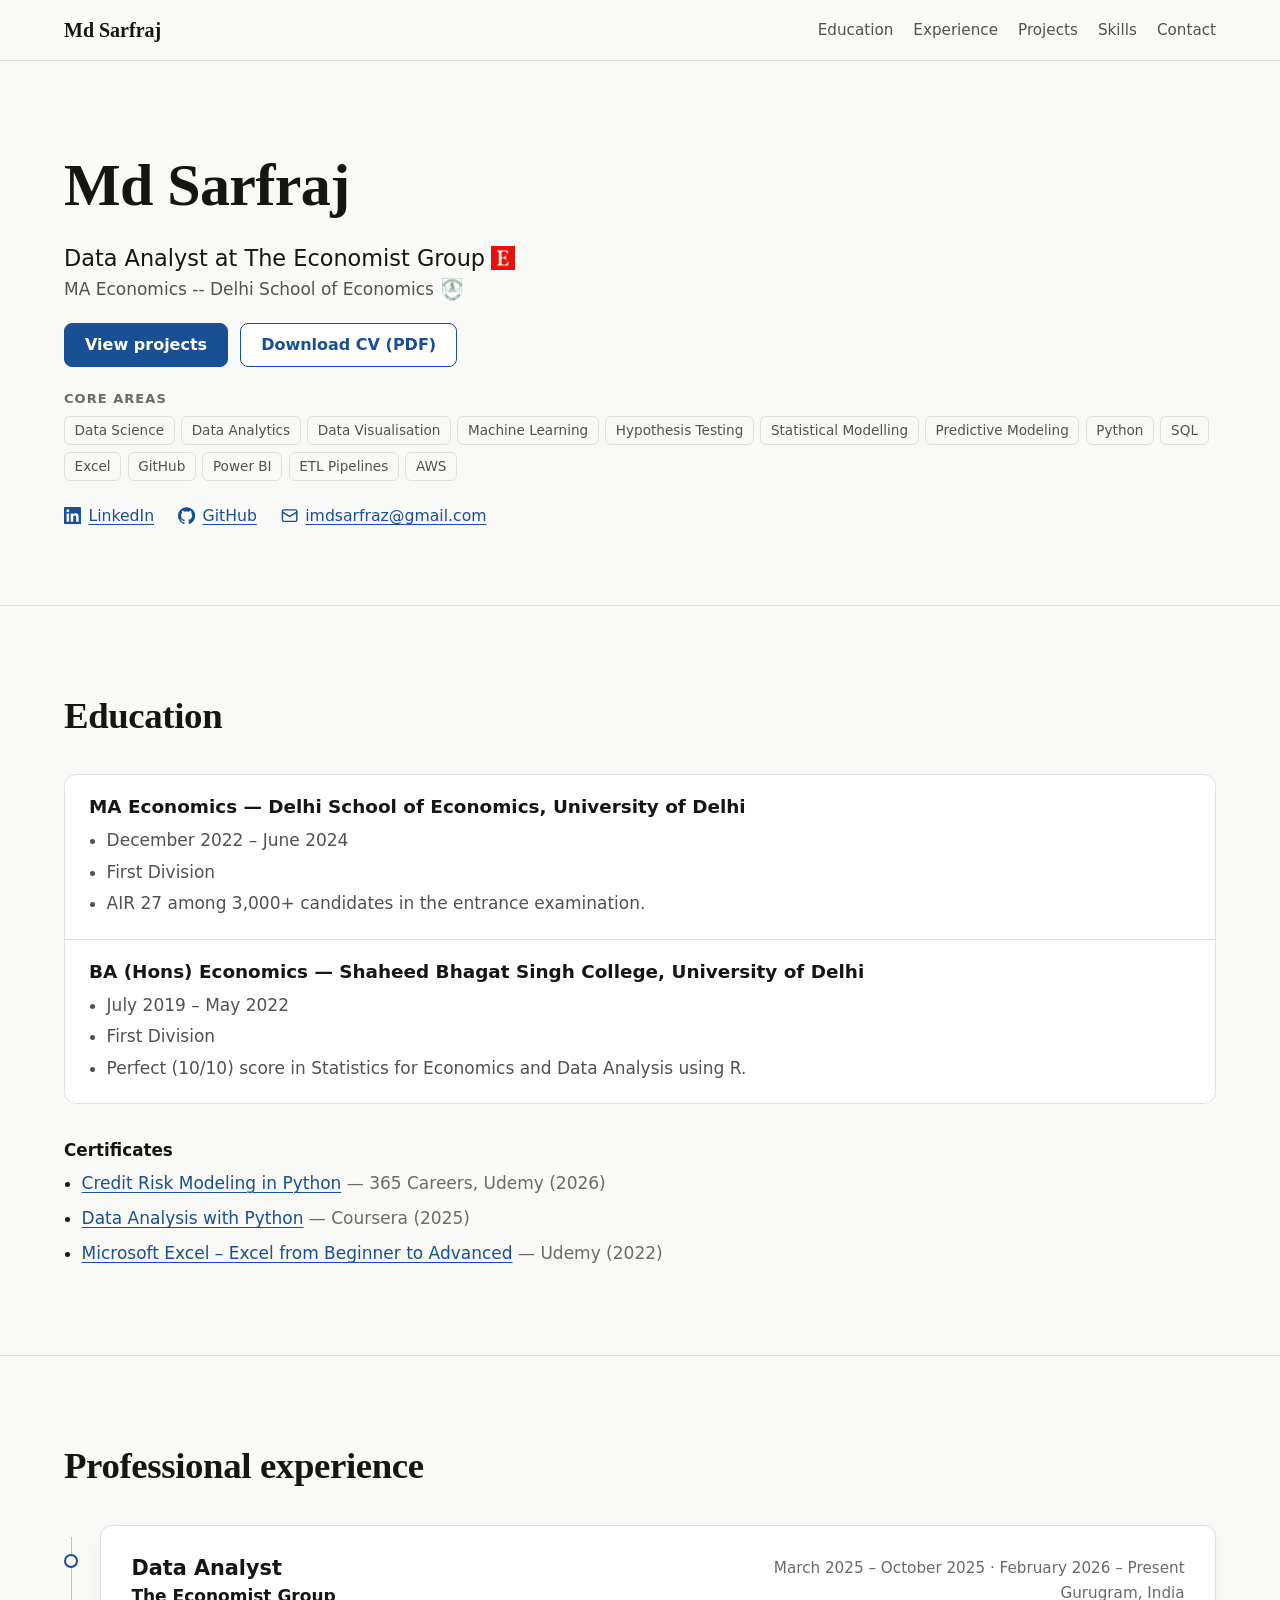
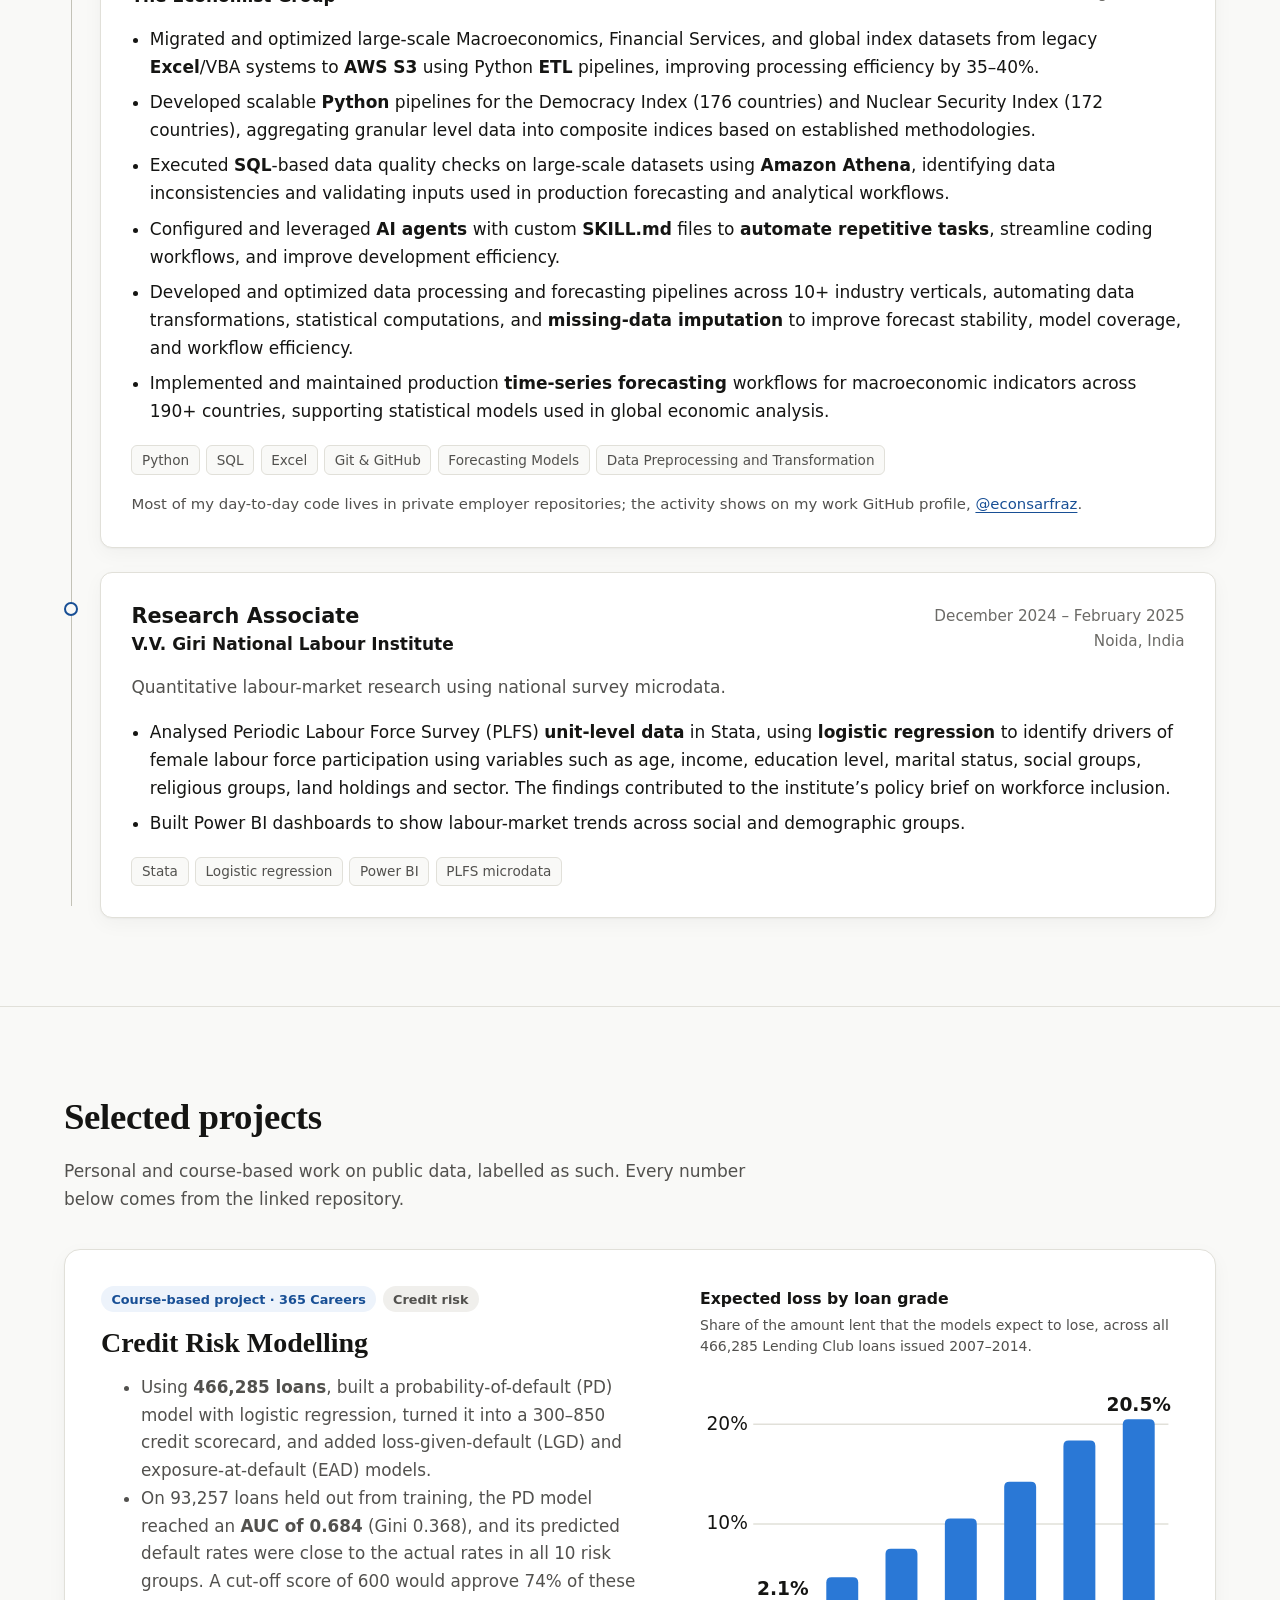
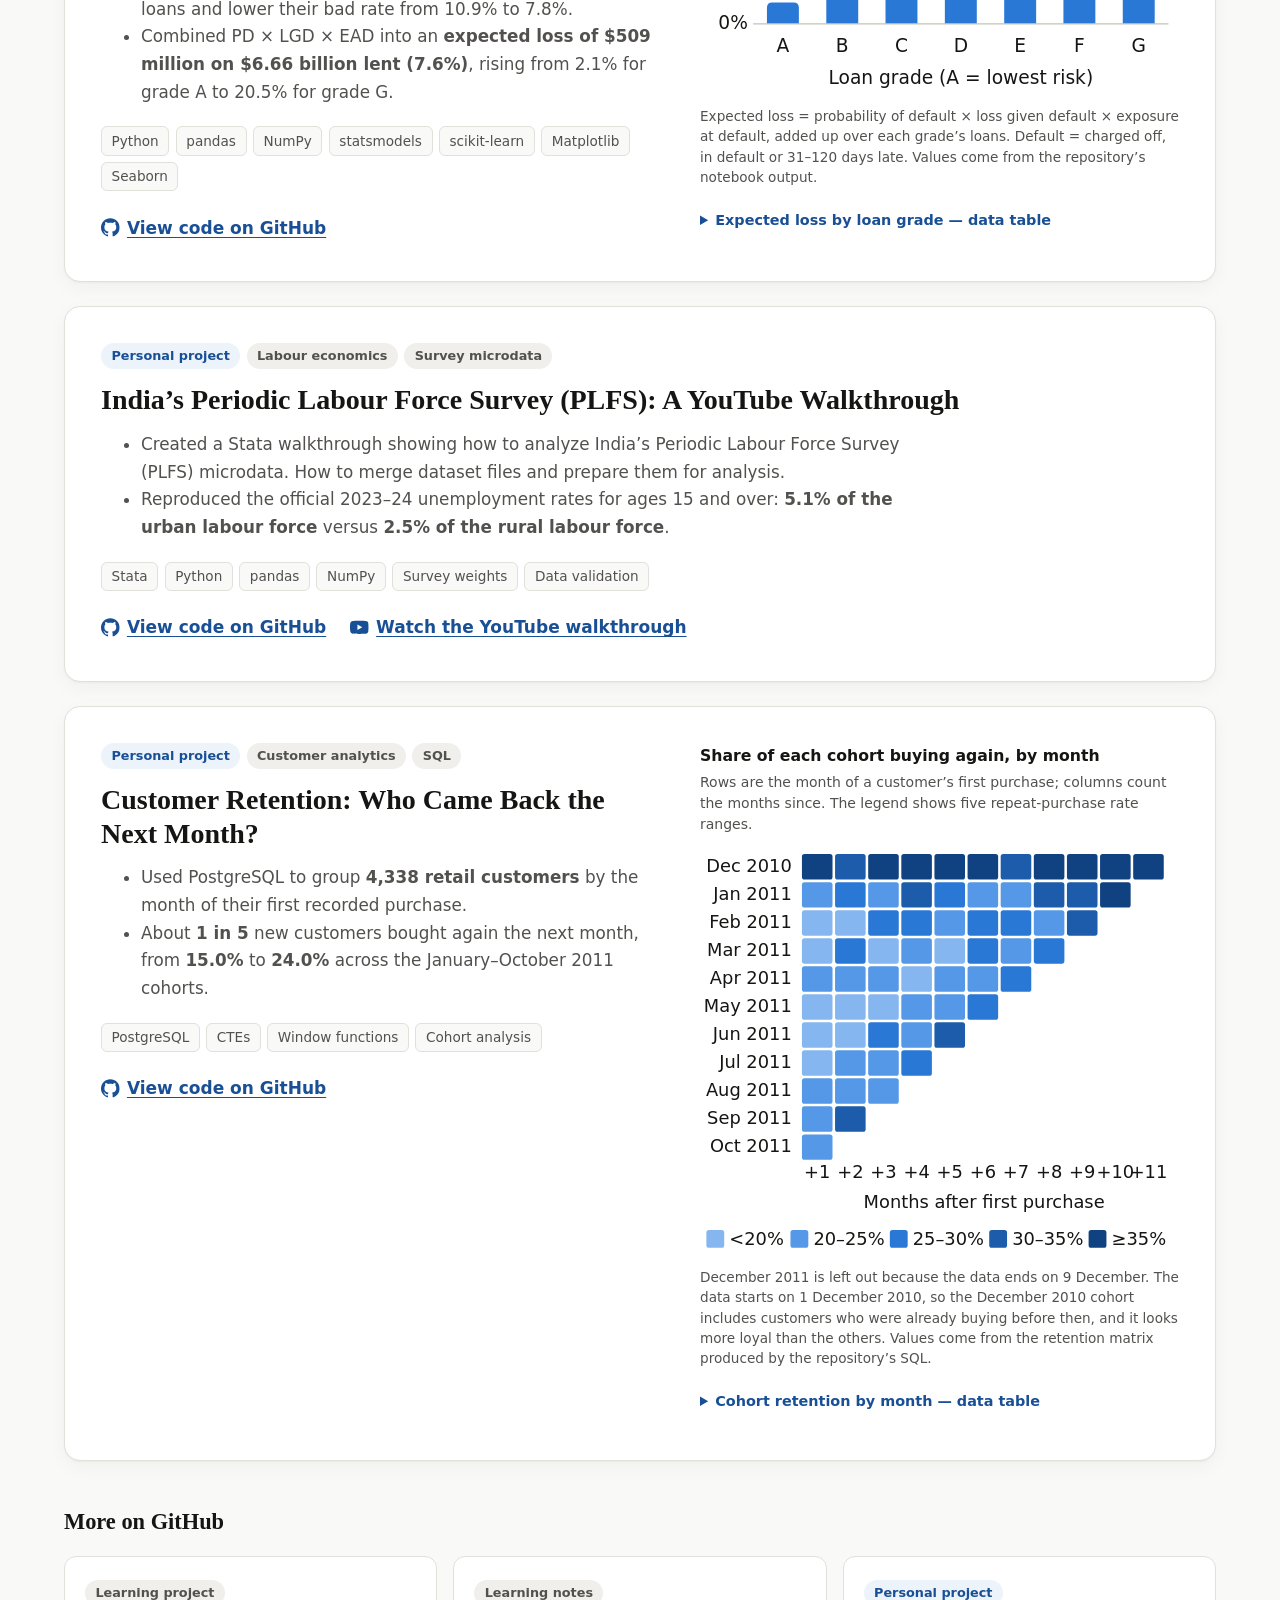
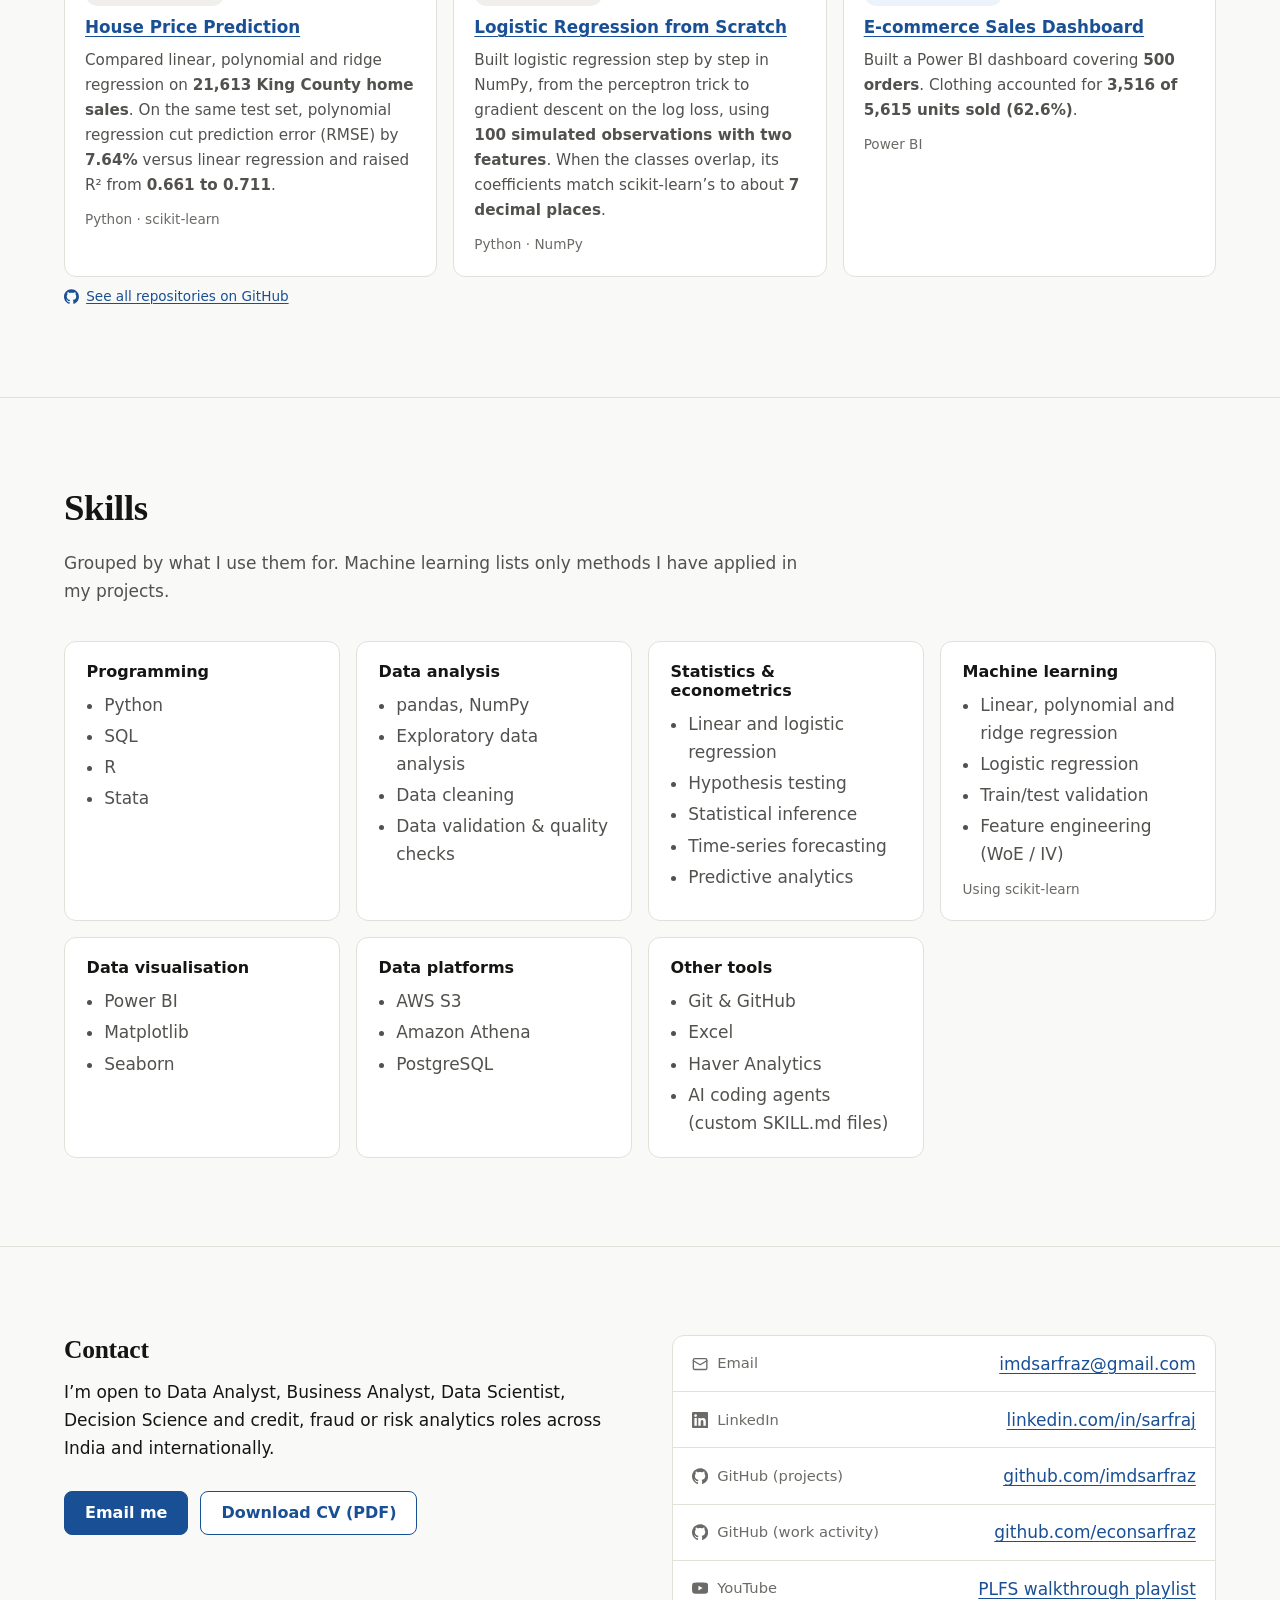
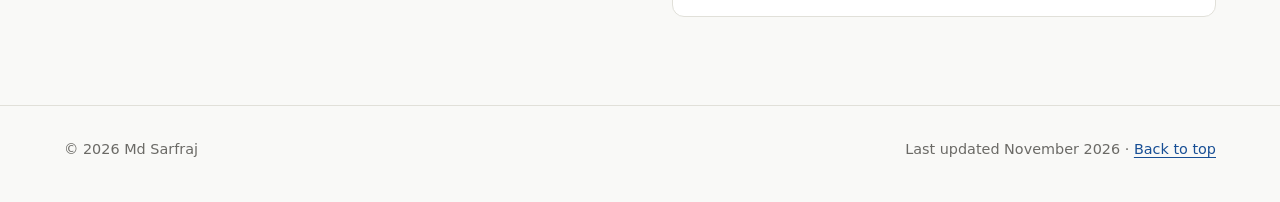
<file: index.html>
<!doctype html>
<html lang="en-IN">
<head>
  <meta charset="utf-8">
  <meta name="viewport" content="width=device-width, initial-scale=1">
  <title>Md Sarfraj — Data Analyst</title>
  <meta name="description" content="Data Analyst at The Economist Group. MA Economics from Delhi School of Economics.">
  <meta name="author" content="Md Sarfraj">
  <link rel="canonical" href="https://imdsarfraz.github.io/">
  <meta name="color-scheme" content="light">
  <meta name="theme-color" content="#f9f9f7">

  <!-- How the page looks when shared on LinkedIn, WhatsApp, etc. -->
  <meta property="og:type" content="profile">
  <meta property="og:site_name" content="Md Sarfraj">
  <meta property="og:title" content="Md Sarfraj — Data Analyst">
  <meta property="og:description" content="Data Analyst at The Economist Group. MA Economics from Delhi School of Economics.">
  <meta property="og:url" content="https://imdsarfraz.github.io/">
  <meta property="og:image" content="https://imdsarfraz.github.io/assets/img/og-image.png?v=2">
  <meta property="og:image:type" content="image/png">
  <meta property="og:image:width" content="1200">
  <meta property="og:image:height" content="630">
  <meta property="og:image:alt" content="Md Sarfraj. Data Analyst at The Economist Group. MA Economics from Delhi School of Economics.">
  <meta property="og:locale" content="en_IN">
  <meta property="profile:first_name" content="Md">
  <meta property="profile:last_name" content="Sarfraj">
  <meta name="twitter:card" content="summary_large_image">

  <link rel="icon" href="favicon.ico" sizes="32x32">
  <link rel="icon" href="assets/img/favicon.svg" type="image/svg+xml">
  <link rel="apple-touch-icon" href="assets/img/apple-touch-icon.png">
  <link rel="stylesheet" href="assets/css/style.css">

  <script type="application/ld+json">
  {
    "@context": "https://schema.org",
    "@type": "Person",
    "name": "Md Sarfraj",
    "url": "https://imdsarfraz.github.io/",
    "image": "https://imdsarfraz.github.io/assets/img/og-image.png?v=2",
    "jobTitle": "Data Analyst",
    "worksFor": { "@type": "Organization", "name": "The Economist Group" },
    "alumniOf": [
      { "@type": "CollegeOrUniversity", "name": "Delhi School of Economics, University of Delhi" },
      { "@type": "CollegeOrUniversity", "name": "Shaheed Bhagat Singh College, University of Delhi" }
    ],
    "email": "mailto:imdsarfraz@gmail.com",
    "sameAs": [
      "https://www.linkedin.com/in/sarfraj/",
      "https://github.com/imdsarfraz",
      "https://github.com/econsarfraz"
    ],
    "knowsAbout": ["Data analytics", "Statistical modelling", "Econometrics", "Time-series forecasting", "Credit risk modelling", "Python", "SQL"]
  }
  </script>
</head>
<body id="top">
  <!-- Icons, drawn once and reused below with <use href="#icon-…">.
       LinkedIn, GitHub and YouTube marks are from Simple Icons (CC0). -->
  <svg class="icon-sprite" aria-hidden="true" focusable="false">
    <symbol id="icon-linkedin" viewBox="0 0 24 24"><path d="M20.447 20.452h-3.554v-5.569c0-1.328-.027-3.037-1.852-3.037-1.853 0-2.136 1.445-2.136 2.939v5.667H9.351V9h3.414v1.561h.046c.477-.9 1.637-1.85 3.37-1.85 3.601 0 4.267 2.37 4.267 5.455v6.286zM5.337 7.433c-1.144 0-2.063-.926-2.063-2.065 0-1.138.92-2.063 2.063-2.063 1.14 0 2.064.925 2.064 2.063 0 1.139-.925 2.065-2.064 2.065zm1.782 13.019H3.555V9h3.564v11.452zM22.225 0H1.771C.792 0 0 .774 0 1.729v20.542C0 23.227.792 24 1.771 24h20.451C23.2 24 24 23.227 24 22.271V1.729C24 .774 23.2 0 22.222 0h.003z"/></symbol>
    <symbol id="icon-github" viewBox="0 0 24 24"><path d="M12 .297c-6.63 0-12 5.373-12 12 0 5.303 3.438 9.8 8.205 11.385.6.113.82-.258.82-.577 0-.285-.01-1.04-.015-2.04-3.338.724-4.042-1.61-4.042-1.61C4.422 18.07 3.633 17.7 3.633 17.7c-1.087-.744.084-.729.084-.729 1.205.084 1.838 1.236 1.838 1.236 1.07 1.835 2.809 1.305 3.495.998.108-.776.417-1.305.76-1.605-2.665-.3-5.466-1.332-5.466-5.93 0-1.31.465-2.38 1.235-3.22-.135-.303-.54-1.523.105-3.176 0 0 1.005-.322 3.3 1.23.96-.267 1.98-.399 3-.405 1.02.006 2.04.138 3 .405 2.28-1.552 3.285-1.23 3.285-1.23.645 1.653.24 2.873.12 3.176.765.84 1.23 1.91 1.23 3.22 0 4.61-2.805 5.625-5.475 5.92.42.36.81 1.096.81 2.22 0 1.606-.015 2.896-.015 3.286 0 .315.21.69.825.57C20.565 22.092 24 17.592 24 12.297c0-6.627-5.373-12-12-12"/></symbol>
    <symbol id="icon-youtube" viewBox="0 0 24 24"><path d="M23.498 6.186a3.016 3.016 0 0 0-2.122-2.136C19.505 3.545 12 3.545 12 3.545s-7.505 0-9.377.505A3.017 3.017 0 0 0 .502 6.186C0 8.07 0 12 0 12s0 3.93.502 5.814a3.016 3.016 0 0 0 2.122 2.136c1.871.505 9.376.505 9.376.505s7.505 0 9.377-.505a3.015 3.015 0 0 0 2.122-2.136C24 15.93 24 12 24 12s0-3.93-.502-5.814zM9.545 15.568V8.432L15.818 12l-6.273 3.568z"/></symbol>
    <symbol id="icon-mail" viewBox="0 0 24 24"><rect x="2" y="4" width="20" height="16" rx="2" fill="none" stroke="currentColor" stroke-width="2"/><path d="m22 7-10 6L2 7" fill="none" stroke="currentColor" stroke-width="2" stroke-linecap="round" stroke-linejoin="round"/></symbol>
  </svg>

  <a class="skip-link" href="#main">Skip to content</a>

  <header class="site-header">
    <div class="container header-inner">
      <a class="brand" href="#top">Md Sarfraj</a>
      <nav class="site-nav" aria-label="Main">
        <ul>
          <li><a href="#education">Education</a></li>
          <li><a href="#experience">Experience</a></li>
          <li><a href="#projects">Projects</a></li>
          <li><a href="#skills">Skills</a></li>
          <li><a href="#contact">Contact</a></li>
        </ul>
      </nav>
    </div>
  </header>

  <main id="main" tabindex="-1">

    <!-- ===================== HOME ===================== -->
    <section class="hero" aria-labelledby="name">
      <div class="container">
        <h1 id="name">Md Sarfraj</h1>
        <p class="lead">
          Data Analyst at <span class="hero-affiliation">The Economist
            <span class="hero-logo-pair">Group <img src="assets/img/economist-group.jpg" width="24" height="24" alt=""></span></span>
        </p>
        <p class="hero-intro">
          MA Economics -- <span class="hero-affiliation">Delhi School of
            <span class="hero-logo-pair">Economics <img src="assets/img/delhi-school-of-economics.jpg" width="24" height="24" alt=""></span></span>
        </p>

        <div class="actions">
          <a class="btn btn-primary" href="#projects">View projects</a>
          <a class="btn btn-secondary" href="assets/Md_Sarfraj_CV.pdf" download>Download CV (PDF)</a>
        </div>

        <div class="core-areas">
          <h2>Core areas</h2>
          <ul class="tags">
            <li>Data Science</li>
            <li>Data Analytics</li>
            <li>Data Visualisation</li>
            <li>Machine Learning</li>
            <li>Hypothesis Testing</li>
            <li>Statistical Modelling</li>
            <li>Predictive Modeling</li>
            <li>Python</li>
            <li>SQL</li>
            <li>Excel</li>
            <li>GitHub</li>
            <li>Power BI</li>
            <li>ETL Pipelines</li>
            <li>AWS</li>
          </ul>
        </div>

        <ul class="profile-links" aria-label="Profiles">
          <li><a class="icon-link" href="https://www.linkedin.com/in/sarfraj/"><svg class="icon" aria-hidden="true" focusable="false"><use href="#icon-linkedin"></use></svg>LinkedIn</a></li>
          <li><a class="icon-link" href="https://github.com/imdsarfraz"><svg class="icon" aria-hidden="true" focusable="false"><use href="#icon-github"></use></svg>GitHub</a></li>
          <li><a class="icon-link" href="mailto:imdsarfraz@gmail.com"><svg class="icon" aria-hidden="true" focusable="false"><use href="#icon-mail"></use></svg>imdsarfraz@gmail.com</a></li>
        </ul>
      </div>
    </section>
    <!-- ===================== EDUCATION ===================== -->
    <section class="section" id="education" aria-labelledby="education-title">
      <div class="container">
        <div class="section-head">
          <h2 id="education-title">Education</h2>
        </div>
        <div class="edu-list">
          <article class="edu">
            <h3>MA Economics — Delhi School of Economics, University of Delhi</h3>
            <ul class="edu-facts">
              <li>December 2022 – June 2024</li>
              <li>First Division</li>
              <li>AIR 27 among 3,000+ candidates in the entrance examination.</li>
            </ul>
          </article>
          <article class="edu">
            <h3>BA (Hons) Economics — Shaheed Bhagat Singh College, University of Delhi</h3>
            <ul class="edu-facts">
              <li>July 2019 – May 2022</li>
              <li>First Division</li>
              <li>Perfect (10/10) score in Statistics for Economics and Data Analysis using R.</li>
            </ul>
          </article>
        </div>

        <div class="certificates">
          <h3>Certificates</h3>
          <ul>
            <li><a href="https://www.udemy.com/certificate/UC-a86d68d9-a271-4f0f-9e90-acd6043f9d5c/">Credit Risk Modeling in Python</a> <span class="muted">— 365 Careers, Udemy (2026)</span></li>
            <li><a href="https://www.coursera.org/account/accomplishments/verify/TQ1RG9BPW68H">Data Analysis with Python</a> <span class="muted">— Coursera (2025)</span></li>
            <li><a href="https://www.udemy.com/certificate/UC-3d976d5c-0c28-420e-8366-68feacfcba5a/">Microsoft Excel – Excel from Beginner to Advanced</a> <span class="muted">— Udemy (2022)</span></li>
          </ul>
        </div>
      </div>
    </section>

    <!-- ===================== EXPERIENCE ===================== -->
    <section class="section" id="experience" aria-labelledby="experience-title">
      <div class="container">
        <div class="section-head">
          <h2 id="experience-title">Professional experience</h2>
        </div>

        <ol class="timeline">
          <li class="role">
            <article class="role-card">
              <div class="role-head">
                <div>
                  <h3>Data Analyst</h3>
                  <p class="role-org">The Economist Group</p>
                </div>
                <p class="role-when">March 2025 – October 2025 · February 2026 – Present<br>Gurugram, India</p>
              </div>
              <ul class="points">
               <li>Migrated and optimized large-scale Macroeconomics, Financial Services, and global index datasets from legacy <strong>Excel</strong>/VBA systems to <strong>AWS S3</strong> using Python <strong>ETL</strong> pipelines, improving processing efficiency by 35–40%.</li>
                <li>Developed scalable <strong>Python</strong> pipelines for the Democracy Index (176 countries) and Nuclear Security Index (172 countries), aggregating granular level data into composite indices based on established methodologies.</li>
                <li>Executed <strong>SQL</strong>-based data quality checks on large-scale datasets using <strong>Amazon Athena</strong>, identifying data inconsistencies and validating inputs used in production forecasting and analytical workflows.</li>
                <li>Configured and leveraged <strong>AI agents</strong> with custom <strong>SKILL.md</strong> files to <strong>automate repetitive tasks</strong>, streamline coding workflows, and improve development efficiency.</li>
                <li>Developed and optimized data processing and forecasting pipelines across 10+ industry verticals, automating data transformations, statistical computations, and <strong>missing-data imputation</strong> to improve forecast stability, model coverage, and workflow efficiency.</li>          
                <li>Implemented and maintained production <strong>time-series forecasting </strong> workflows for macroeconomic indicators across 190+ countries, supporting statistical models used in global economic analysis.</li>
              </ul>
              <ul class="tags" aria-label="Tools used">
                <li>Python</li>
                <li>SQL</li>
                <li>Excel</li>
                <li>Git &amp; GitHub</li>
                <li>Forecasting Models</li>
                <li>Data Preprocessing and Transformation</li>
              </ul>
              <p class="role-note">Most of my day-to-day code lives in private employer repositories; the activity shows on my work GitHub profile, <a href="https://github.com/econsarfraz">@econsarfraz</a>.</p>
            </article>
          </li>

          <li class="role">
            <article class="role-card">
              <div class="role-head">
                <div>
                  <h3>Research Associate</h3>
                  <p class="role-org">V.V. Giri National Labour Institute</p>
                </div>
                <p class="role-when">December 2024 – February 2025<br>Noida, India</p>
              </div>
              <p class="role-summary">Quantitative labour-market research using national survey microdata.</p>
              <ul class="points">
                <li>Analysed Periodic Labour Force Survey (PLFS) <strong>unit-level data</strong> in Stata, using <strong>logistic regression</strong> to identify drivers of female labour force participation using variables such as age, income, education level, marital status, social groups, religious groups, land holdings and sector. The findings contributed to the institute’s policy brief on workforce inclusion.</li>
                <li>Built Power BI dashboards to show labour-market trends across social and demographic groups.</li>
              </ul>
              <ul class="tags" aria-label="Tools used">
                <li>Stata</li>
                <li>Logistic regression</li>
                <li>Power BI</li>
                <li>PLFS microdata</li>
              </ul>
            </article>
          </li>
        </ol>
      </div>
    </section>

    <!-- ===================== PROJECTS ===================== -->
    <section class="section" id="projects" aria-labelledby="projects-title">
      <div class="container">
        <div class="section-head">
          <h2 id="projects-title">Selected projects</h2>
          <p>Personal and course-based work on public data, labelled as such. Every number below comes from the linked repository.</p>
        </div>

        <article class="project" aria-labelledby="p-credit">
          <div>
            <ul class="badges">
              <li class="badge">Course-based project · 365 Careers</li>
              <li class="badge badge-neutral">Credit risk</li>
            </ul>
            <h3 id="p-credit">Credit Risk Modelling</h3>
            <ul class="project-summary">
              <li>Using <strong>466,285 loans</strong>, built a probability-of-default (PD) model with logistic regression, turned it into a 300–850 credit scorecard, and added loss-given-default (LGD) and exposure-at-default (EAD) models.</li>
              <li>On 93,257 loans held out from training, the PD model reached an <strong>AUC of 0.684</strong> (Gini 0.368), and its predicted default rates were close to the actual rates in all 10 risk groups. A cut-off score of 600 would approve 74% of these loans and lower their bad rate from 10.9% to 7.8%.</li>
              <li>Combined PD × LGD × EAD into an <strong>expected loss of $509 million on $6.66 billion lent (7.6%)</strong>, rising from 2.1% for grade A to 20.5% for grade G.</li>
            </ul>
            <ul class="tags" aria-label="Tools used">
              <li>Python</li>
              <li>pandas</li>
              <li>NumPy</li>
              <li>statsmodels</li>
              <li>scikit-learn</li>
              <li>Matplotlib</li>
              <li>Seaborn</li>
            </ul>
            <ul class="project-links">
              <li><a class="icon-link" href="https://github.com/imdsarfraz/Credit-Risk-Modeling"><svg class="icon" aria-hidden="true" focusable="false"><use href="#icon-github"></use></svg>View code on GitHub</a></li>
            </ul>
          </div>
          <div class="project-visual">
            <!-- chart:credit:start -->
            <figure class="chart credit-chart">
              <figcaption>
                <p class="chart-title" id="credit-chart-label">Expected loss by loan grade</p>
                <p class="chart-sub">Share of the amount lent that the models expect to lose, across all 466,285 Lending Club loans issued 2007–2014.</p>
                <p class="chart-hint">Scroll sideways to see the full chart, or open the data table.</p>
              </figcaption>
              <div class="chart-scroll" role="region" aria-labelledby="credit-chart-label" tabindex="0">
            <svg viewBox="0 0 360 244" role="img" aria-labelledby="credit-svg-title" aria-describedby="credit-svg-desc">
              <title id="credit-svg-title">Expected loss by loan grade</title>
              <desc id="credit-svg-desc">Bar chart of all 466,285 loans: expected loss as a share of the amount lent rises steadily from 2.1 percent for grade A to 20.5 percent for grade G. Full values are in the data table.</desc>
              <line class="grid" x1="40" x2="352" y1="115" y2="115"/>
              <line class="grid" x1="40" x2="352" y1="40" y2="40"/>
              <text class="tick" x="36" y="194" text-anchor="end">0%</text>
              <text class="tick" x="36" y="119" text-anchor="end">10%</text>
              <text class="tick" x="36" y="44" text-anchor="end">20%</text>
              <g class="bar-group">
                <title>Grade A: 2.1% expected loss ($21.3m of $1,000.9m lent)</title>
                <rect class="hit" x="40.0" y="22" width="44.6" height="168"/>
                <path class="bar" d="M50.3,190 V178.0 Q50.3,174.0 54.3,174.0 H70.3 Q74.3,174.0 74.3,178.0 V190 Z" fill="#2a78d6"/>
              </g>
              <text class="value-label" x="62.3" y="168.0" text-anchor="middle">2.1%</text>
              <text class="tick" x="62.3" y="211" text-anchor="middle">A</text>
              <g class="bar-group">
                <title>Grade B: 4.7% expected loss ($83.8m of $1,793.3m lent)</title>
                <rect class="hit" x="84.6" y="22" width="44.6" height="168"/>
                <path class="bar" d="M94.9,190 V159.0 Q94.9,155.0 98.9,155.0 H114.9 Q118.9,155.0 118.9,159.0 V190 Z" fill="#2a78d6"/>
              </g>
              <text class="tick" x="106.9" y="211" text-anchor="middle">B</text>
              <g class="bar-group">
                <title>Grade C: 7.5% expected loss ($133.9m of $1,776.9m lent)</title>
                <rect class="hit" x="129.1" y="22" width="44.6" height="168"/>
                <path class="bar" d="M139.4,190 V137.5 Q139.4,133.5 143.4,133.5 H159.4 Q163.4,133.5 163.4,137.5 V190 Z" fill="#2a78d6"/>
              </g>
              <text class="tick" x="151.4" y="211" text-anchor="middle">C</text>
              <g class="bar-group">
                <title>Grade D: 10.6% expected loss ($122.1m of $1,156.8m lent)</title>
                <rect class="hit" x="173.7" y="22" width="44.6" height="168"/>
                <path class="bar" d="M184.0,190 V114.9 Q184.0,110.9 188.0,110.9 H204.0 Q208.0,110.9 208.0,114.9 V190 Z" fill="#2a78d6"/>
              </g>
              <text class="tick" x="196.0" y="211" text-anchor="middle">D</text>
              <g class="bar-group">
                <title>Grade E: 14.2% expected loss ($89.0m of $625.0m lent)</title>
                <rect class="hit" x="218.3" y="22" width="44.6" height="168"/>
                <path class="bar" d="M228.6,190 V87.2 Q228.6,83.2 232.6,83.2 H248.6 Q252.6,83.2 252.6,87.2 V190 Z" fill="#2a78d6"/>
              </g>
              <text class="tick" x="240.6" y="211" text-anchor="middle">E</text>
              <g class="bar-group">
                <title>Grade F: 18.4% expected loss ($44.6m of $242.9m lent)</title>
                <rect class="hit" x="262.9" y="22" width="44.6" height="168"/>
                <path class="bar" d="M273.1,190 V56.3 Q273.1,52.3 277.1,52.3 H293.1 Q297.1,52.3 297.1,56.3 V190 Z" fill="#2a78d6"/>
              </g>
              <text class="tick" x="285.1" y="211" text-anchor="middle">F</text>
              <g class="bar-group">
                <title>Grade G: 20.5% expected loss ($14.0m of $68.2m lent)</title>
                <rect class="hit" x="307.4" y="22" width="44.6" height="168"/>
                <path class="bar" d="M317.7,190 V40.2 Q317.7,36.2 321.7,36.2 H337.7 Q341.7,36.2 341.7,40.2 V190 Z" fill="#2a78d6"/>
              </g>
              <text class="value-label" x="329.7" y="30.2" text-anchor="middle">20.5%</text>
              <text class="tick" x="329.7" y="211" text-anchor="middle">G</text>
              <line class="baseline" x1="40" x2="352" y1="190" y2="190"/>
              <text class="axis-title" x="196" y="235" text-anchor="middle">Loan grade (A = lowest risk)</text>
            </svg>
              </div>
              <p class="chart-note">Expected loss = probability of default × loss given default × exposure at default, added up over each grade’s loans. Default = charged off, in default or 31–120 days late. Values come from the repository’s notebook output.</p>
              <details class="data-table">
                <summary>Expected loss by loan grade — data table</summary>
                <div class="table-scroll" role="region" aria-label="Expected loss by grade data" tabindex="0">
            <table>
            <caption>All Lending Club loans issued 2007–2014. Expected loss rate = expected loss ÷ amount lent.</caption>
            <thead><tr><th scope="col">Grade</th><th scope="col">Loans</th><th scope="col">Lent ($m)</th><th scope="col">Expected loss ($m)</th><th scope="col">Expected loss rate</th></tr></thead>
            <tbody>
            <tr><th scope="row">A</th><td>74,867</td><td>1,000.9</td><td>21.3</td><td>2.1%</td></tr>
            <tr><th scope="row">B</th><td>136,929</td><td>1,793.3</td><td>83.8</td><td>4.7%</td></tr>
            <tr><th scope="row">C</th><td>125,293</td><td>1,776.9</td><td>133.9</td><td>7.5%</td></tr>
            <tr><th scope="row">D</th><td>76,888</td><td>1,156.8</td><td>122.1</td><td>10.6%</td></tr>
            <tr><th scope="row">E</th><td>35,757</td><td>625.0</td><td>89.0</td><td>14.2%</td></tr>
            <tr><th scope="row">F</th><td>13,229</td><td>242.9</td><td>44.6</td><td>18.4%</td></tr>
            <tr><th scope="row">G</th><td>3,322</td><td>68.2</td><td>14.0</td><td>20.5%</td></tr>
            </tbody>
            <tfoot>
            <tr><th scope="row">All</th><td>466,285</td><td>6,664.1</td><td>508.6</td><td>7.6%</td></tr>
            </tfoot>
            </table>
                </div>
              </details>
            </figure>
            <!-- chart:credit:end -->
          </div>
        </article>

        <article class="project project--text" aria-labelledby="p-plfs">
          <div>
            <ul class="badges">
              <li class="badge">Personal project</li>
              <li class="badge badge-neutral">Labour economics</li>
              <li class="badge badge-neutral">Survey microdata</li>
            </ul>
            <h3 id="p-plfs">India’s Periodic Labour Force Survey (PLFS): A YouTube Walkthrough</h3>
            <ul class="project-summary">
              <li>Created a Stata walkthrough showing how to analyze India’s Periodic Labour Force Survey (PLFS) microdata. How to merge dataset files and prepare them for analysis.</li>
              <li>Reproduced the official 2023–24 unemployment rates for ages 15 and over: <strong>5.1% of the urban labour force</strong> versus <strong>2.5% of the rural labour force</strong>.</li>
            </ul>
            <ul class="tags" aria-label="Tools used">
              <li>Stata</li>
              <li>Python</li>
              <li>pandas</li>
              <li>NumPy</li>
              <li>Survey weights</li>
              <li>Data validation</li>
            </ul>
            <ul class="project-links">
              <li><a class="icon-link" href="https://github.com/imdsarfraz/PLFS-Data"><svg class="icon" aria-hidden="true" focusable="false"><use href="#icon-github"></use></svg>View code on GitHub</a></li>
              <li><a class="icon-link" href="https://www.youtube.com/playlist?list=PLDu9RPLRPcu8mvEVE5bkuqI4lxLd6vlQ1"><svg class="icon" aria-hidden="true" focusable="false"><use href="#icon-youtube"></use></svg>Watch the YouTube walkthrough</a></li>
            </ul>
          </div>
        </article>

        <article class="project" aria-labelledby="p-cohort">
          <div>
            <ul class="badges">
              <li class="badge">Personal project</li>
              <li class="badge badge-neutral">Customer analytics</li>
              <li class="badge badge-neutral">SQL</li>
            </ul>
            <h3 id="p-cohort">Customer Retention: Who Came Back the Next Month?</h3>
            <ul class="project-summary">
              <li>Used PostgreSQL to group <strong>4,338 retail customers</strong> by the month of their first recorded purchase.</li>
              <li>About <strong>1 in 5</strong> new customers bought again the next month, from <strong>15.0%</strong> to <strong>24.0%</strong> across the January–October 2011 cohorts.</li>
            </ul>
            <ul class="tags" aria-label="Tools used">
              <li>PostgreSQL</li>
              <li>CTEs</li>
              <li>Window functions</li>
              <li>Cohort analysis</li>
            </ul>
            <ul class="project-links">
              <li><a class="icon-link" href="https://github.com/imdsarfraz/Cohort-Retention-Analysis"><svg class="icon" aria-hidden="true" focusable="false"><use href="#icon-github"></use></svg>View code on GitHub</a></li>
            </ul>
          </div>
          <div class="project-visual">
            <!-- chart:cohort:start -->
            <figure class="chart retention-chart">
              <figcaption>
                <p class="chart-title" id="cohort-chart-label">Share of each cohort buying again, by month</p>
                <p class="chart-sub">Rows are the month of a customer’s first purchase; columns count the months since. The legend shows five repeat-purchase rate ranges.</p>
                <p class="chart-hint">Scroll sideways to see the full chart, or open the data table.</p>
              </figcaption>
              <div class="chart-scroll" role="region" aria-labelledby="cohort-chart-label" tabindex="0">
            <svg viewBox="-22 0 376 320" role="img" aria-labelledby="cohort-svg-title" aria-describedby="cohort-svg-desc">
              <title id="cohort-svg-title">Monthly repeat-purchase rate by customer cohort</title>
              <desc id="cohort-svg-desc">Heatmap of 11 monthly customer cohorts, December 2010 to October 2011, showing the share of each cohort that bought again 1 to 11 months after their first purchase. The December 2010 cohort had the highest retention, at 32 to 40 percent in most months and 50 percent in November 2011; cohorts that joined in 2011 mostly sit between 15 and 30 percent. Full values are in the data table.</desc>
              <defs>
                <pattern id="cohort-dots" width="6" height="6" patternUnits="userSpaceOnUse">
                  <circle cx="3" cy="3" r="1.3" fill="CanvasText"/>
                </pattern>
                <pattern id="cohort-stripes" width="6" height="6" patternUnits="userSpaceOnUse">
                  <path d="M-1 1L1 -1 M0 6L6 0 M5 7L7 5" fill="none" stroke="CanvasText" stroke-width="1.5"/>
                </pattern>
                <pattern id="cohort-crosshatch" width="6" height="6" patternUnits="userSpaceOnUse">
                  <path d="M0 1H6 M1 0V6" fill="none" stroke="CanvasText" stroke-width="1.5"/>
                </pattern>
              </defs>
              <text class="tick" x="50" y="18" text-anchor="end">Dec 2010</text>
              <rect class="cell" x="58" y="4" width="24" height="20" rx="2" fill="#104281"><title>Dec 2010 cohort, 1 month after first purchase: 36.6% bought again</title></rect>
              <rect class="cell" x="84" y="4" width="24" height="20" rx="2" fill="#1c5cab"><title>Dec 2010 cohort, 2 months after first purchase: 32.3% bought again</title></rect>
              <rect class="cell" x="110" y="4" width="24" height="20" rx="2" fill="#104281"><title>Dec 2010 cohort, 3 months after first purchase: 38.4% bought again</title></rect>
              <rect class="cell" x="136" y="4" width="24" height="20" rx="2" fill="#104281"><title>Dec 2010 cohort, 4 months after first purchase: 36.3% bought again</title></rect>
              <rect class="cell" x="162" y="4" width="24" height="20" rx="2" fill="#104281"><title>Dec 2010 cohort, 5 months after first purchase: 39.8% bought again</title></rect>
              <rect class="cell" x="188" y="4" width="24" height="20" rx="2" fill="#104281"><title>Dec 2010 cohort, 6 months after first purchase: 36.3% bought again</title></rect>
              <rect class="cell" x="214" y="4" width="24" height="20" rx="2" fill="#1c5cab"><title>Dec 2010 cohort, 7 months after first purchase: 34.9% bought again</title></rect>
              <rect class="cell" x="240" y="4" width="24" height="20" rx="2" fill="#104281"><title>Dec 2010 cohort, 8 months after first purchase: 35.4% bought again</title></rect>
              <rect class="cell" x="266" y="4" width="24" height="20" rx="2" fill="#104281"><title>Dec 2010 cohort, 9 months after first purchase: 39.5% bought again</title></rect>
              <rect class="cell" x="292" y="4" width="24" height="20" rx="2" fill="#104281"><title>Dec 2010 cohort, 10 months after first purchase: 37.4% bought again</title></rect>
              <rect class="cell" x="318" y="4" width="24" height="20" rx="2" fill="#104281"><title>Dec 2010 cohort, 11 months after first purchase: 50.3% bought again</title></rect>
              <text class="tick" x="50" y="40" text-anchor="end">Jan 2011</text>
              <rect class="cell" x="58" y="26" width="24" height="20" rx="2" fill="#5598e7"><title>Jan 2011 cohort, 1 month after first purchase: 22.1% bought again</title></rect>
              <rect class="cell" x="84" y="26" width="24" height="20" rx="2" fill="#2a78d6"><title>Jan 2011 cohort, 2 months after first purchase: 26.6% bought again</title></rect>
              <rect class="cell" x="110" y="26" width="24" height="20" rx="2" fill="#5598e7"><title>Jan 2011 cohort, 3 months after first purchase: 23.0% bought again</title></rect>
              <rect class="cell" x="136" y="26" width="24" height="20" rx="2" fill="#1c5cab"><title>Jan 2011 cohort, 4 months after first purchase: 32.1% bought again</title></rect>
              <rect class="cell" x="162" y="26" width="24" height="20" rx="2" fill="#2a78d6"><title>Jan 2011 cohort, 5 months after first purchase: 28.8% bought again</title></rect>
              <rect class="cell" x="188" y="26" width="24" height="20" rx="2" fill="#5598e7"><title>Jan 2011 cohort, 6 months after first purchase: 24.7% bought again</title></rect>
              <rect class="cell" x="214" y="26" width="24" height="20" rx="2" fill="#5598e7"><title>Jan 2011 cohort, 7 months after first purchase: 24.2% bought again</title></rect>
              <rect class="cell" x="240" y="26" width="24" height="20" rx="2" fill="#1c5cab"><title>Jan 2011 cohort, 8 months after first purchase: 30.0% bought again</title></rect>
              <rect class="cell" x="266" y="26" width="24" height="20" rx="2" fill="#1c5cab"><title>Jan 2011 cohort, 9 months after first purchase: 32.6% bought again</title></rect>
              <rect class="cell" x="292" y="26" width="24" height="20" rx="2" fill="#104281"><title>Jan 2011 cohort, 10 months after first purchase: 36.5% bought again</title></rect>
              <text class="tick" x="50" y="62" text-anchor="end">Feb 2011</text>
              <rect class="cell" x="58" y="48" width="24" height="20" rx="2" fill="#86b6ef"><title>Feb 2011 cohort, 1 month after first purchase: 18.7% bought again</title></rect>
              <rect class="cell" x="84" y="48" width="24" height="20" rx="2" fill="#86b6ef"><title>Feb 2011 cohort, 2 months after first purchase: 18.7% bought again</title></rect>
              <rect class="cell" x="110" y="48" width="24" height="20" rx="2" fill="#2a78d6"><title>Feb 2011 cohort, 3 months after first purchase: 28.4% bought again</title></rect>
              <rect class="cell" x="136" y="48" width="24" height="20" rx="2" fill="#2a78d6"><title>Feb 2011 cohort, 4 months after first purchase: 27.1% bought again</title></rect>
              <rect class="cell" x="162" y="48" width="24" height="20" rx="2" fill="#5598e7"><title>Feb 2011 cohort, 5 months after first purchase: 24.7% bought again</title></rect>
              <rect class="cell" x="188" y="48" width="24" height="20" rx="2" fill="#2a78d6"><title>Feb 2011 cohort, 6 months after first purchase: 25.3% bought again</title></rect>
              <rect class="cell" x="214" y="48" width="24" height="20" rx="2" fill="#2a78d6"><title>Feb 2011 cohort, 7 months after first purchase: 27.9% bought again</title></rect>
              <rect class="cell" x="240" y="48" width="24" height="20" rx="2" fill="#5598e7"><title>Feb 2011 cohort, 8 months after first purchase: 24.7% bought again</title></rect>
              <rect class="cell" x="266" y="48" width="24" height="20" rx="2" fill="#1c5cab"><title>Feb 2011 cohort, 9 months after first purchase: 30.5% bought again</title></rect>
              <text class="tick" x="50" y="84" text-anchor="end">Mar 2011</text>
              <rect class="cell" x="58" y="70" width="24" height="20" rx="2" fill="#86b6ef"><title>Mar 2011 cohort, 1 month after first purchase: 15.0% bought again</title></rect>
              <rect class="cell" x="84" y="70" width="24" height="20" rx="2" fill="#2a78d6"><title>Mar 2011 cohort, 2 months after first purchase: 25.2% bought again</title></rect>
              <rect class="cell" x="110" y="70" width="24" height="20" rx="2" fill="#86b6ef"><title>Mar 2011 cohort, 3 months after first purchase: 19.9% bought again</title></rect>
              <rect class="cell" x="136" y="70" width="24" height="20" rx="2" fill="#5598e7"><title>Mar 2011 cohort, 4 months after first purchase: 22.3% bought again</title></rect>
              <rect class="cell" x="162" y="70" width="24" height="20" rx="2" fill="#86b6ef"><title>Mar 2011 cohort, 5 months after first purchase: 16.8% bought again</title></rect>
              <rect class="cell" x="188" y="70" width="24" height="20" rx="2" fill="#2a78d6"><title>Mar 2011 cohort, 6 months after first purchase: 26.8% bought again</title></rect>
              <rect class="cell" x="214" y="70" width="24" height="20" rx="2" fill="#5598e7"><title>Mar 2011 cohort, 7 months after first purchase: 23.0% bought again</title></rect>
              <rect class="cell" x="240" y="70" width="24" height="20" rx="2" fill="#2a78d6"><title>Mar 2011 cohort, 8 months after first purchase: 27.9% bought again</title></rect>
              <text class="tick" x="50" y="106" text-anchor="end">Apr 2011</text>
              <rect class="cell" x="58" y="92" width="24" height="20" rx="2" fill="#5598e7"><title>Apr 2011 cohort, 1 month after first purchase: 21.3% bought again</title></rect>
              <rect class="cell" x="84" y="92" width="24" height="20" rx="2" fill="#5598e7"><title>Apr 2011 cohort, 2 months after first purchase: 20.3% bought again</title></rect>
              <rect class="cell" x="110" y="92" width="24" height="20" rx="2" fill="#5598e7"><title>Apr 2011 cohort, 3 months after first purchase: 21.0% bought again</title></rect>
              <rect class="cell" x="136" y="92" width="24" height="20" rx="2" fill="#86b6ef"><title>Apr 2011 cohort, 4 months after first purchase: 19.7% bought again</title></rect>
              <rect class="cell" x="162" y="92" width="24" height="20" rx="2" fill="#5598e7"><title>Apr 2011 cohort, 5 months after first purchase: 22.7% bought again</title></rect>
              <rect class="cell" x="188" y="92" width="24" height="20" rx="2" fill="#5598e7"><title>Apr 2011 cohort, 6 months after first purchase: 21.7% bought again</title></rect>
              <rect class="cell" x="214" y="92" width="24" height="20" rx="2" fill="#2a78d6"><title>Apr 2011 cohort, 7 months after first purchase: 26.0% bought again</title></rect>
              <text class="tick" x="50" y="128" text-anchor="end">May 2011</text>
              <rect class="cell" x="58" y="114" width="24" height="20" rx="2" fill="#86b6ef"><title>May 2011 cohort, 1 month after first purchase: 19.0% bought again</title></rect>
              <rect class="cell" x="84" y="114" width="24" height="20" rx="2" fill="#86b6ef"><title>May 2011 cohort, 2 months after first purchase: 17.3% bought again</title></rect>
              <rect class="cell" x="110" y="114" width="24" height="20" rx="2" fill="#86b6ef"><title>May 2011 cohort, 3 months after first purchase: 17.3% bought again</title></rect>
              <rect class="cell" x="136" y="114" width="24" height="20" rx="2" fill="#5598e7"><title>May 2011 cohort, 4 months after first purchase: 20.8% bought again</title></rect>
              <rect class="cell" x="162" y="114" width="24" height="20" rx="2" fill="#5598e7"><title>May 2011 cohort, 5 months after first purchase: 23.2% bought again</title></rect>
              <rect class="cell" x="188" y="114" width="24" height="20" rx="2" fill="#2a78d6"><title>May 2011 cohort, 6 months after first purchase: 26.4% bought again</title></rect>
              <text class="tick" x="50" y="150" text-anchor="end">Jun 2011</text>
              <rect class="cell" x="58" y="136" width="24" height="20" rx="2" fill="#86b6ef"><title>Jun 2011 cohort, 1 month after first purchase: 17.4% bought again</title></rect>
              <rect class="cell" x="84" y="136" width="24" height="20" rx="2" fill="#86b6ef"><title>Jun 2011 cohort, 2 months after first purchase: 15.7% bought again</title></rect>
              <rect class="cell" x="110" y="136" width="24" height="20" rx="2" fill="#2a78d6"><title>Jun 2011 cohort, 3 months after first purchase: 26.4% bought again</title></rect>
              <rect class="cell" x="136" y="136" width="24" height="20" rx="2" fill="#5598e7"><title>Jun 2011 cohort, 4 months after first purchase: 23.1% bought again</title></rect>
              <rect class="cell" x="162" y="136" width="24" height="20" rx="2" fill="#1c5cab"><title>Jun 2011 cohort, 5 months after first purchase: 33.5% bought again</title></rect>
              <text class="tick" x="50" y="172" text-anchor="end">Jul 2011</text>
              <rect class="cell" x="58" y="158" width="24" height="20" rx="2" fill="#86b6ef"><title>Jul 2011 cohort, 1 month after first purchase: 18.1% bought again</title></rect>
              <rect class="cell" x="84" y="158" width="24" height="20" rx="2" fill="#5598e7"><title>Jul 2011 cohort, 2 months after first purchase: 20.7% bought again</title></rect>
              <rect class="cell" x="110" y="158" width="24" height="20" rx="2" fill="#5598e7"><title>Jul 2011 cohort, 3 months after first purchase: 22.3% bought again</title></rect>
              <rect class="cell" x="136" y="158" width="24" height="20" rx="2" fill="#2a78d6"><title>Jul 2011 cohort, 4 months after first purchase: 27.1% bought again</title></rect>
              <text class="tick" x="50" y="194" text-anchor="end">Aug 2011</text>
              <rect class="cell" x="58" y="180" width="24" height="20" rx="2" fill="#5598e7"><title>Aug 2011 cohort, 1 month after first purchase: 20.7% bought again</title></rect>
              <rect class="cell" x="84" y="180" width="24" height="20" rx="2" fill="#5598e7"><title>Aug 2011 cohort, 2 months after first purchase: 24.9% bought again</title></rect>
              <rect class="cell" x="110" y="180" width="24" height="20" rx="2" fill="#5598e7"><title>Aug 2011 cohort, 3 months after first purchase: 24.3% bought again</title></rect>
              <text class="tick" x="50" y="216" text-anchor="end">Sep 2011</text>
              <rect class="cell" x="58" y="202" width="24" height="20" rx="2" fill="#5598e7"><title>Sep 2011 cohort, 1 month after first purchase: 23.4% bought again</title></rect>
              <rect class="cell" x="84" y="202" width="24" height="20" rx="2" fill="#1c5cab"><title>Sep 2011 cohort, 2 months after first purchase: 30.1% bought again</title></rect>
              <text class="tick" x="50" y="238" text-anchor="end">Oct 2011</text>
              <rect class="cell" x="58" y="224" width="24" height="20" rx="2" fill="#5598e7"><title>Oct 2011 cohort, 1 month after first purchase: 24.0% bought again</title></rect>
              <text class="tick" x="70" y="258" text-anchor="middle">+1</text>
              <text class="tick" x="96" y="258" text-anchor="middle">+2</text>
              <text class="tick" x="122" y="258" text-anchor="middle">+3</text>
              <text class="tick" x="148" y="258" text-anchor="middle">+4</text>
              <text class="tick" x="174" y="258" text-anchor="middle">+5</text>
              <text class="tick" x="200" y="258" text-anchor="middle">+6</text>
              <text class="tick" x="226" y="258" text-anchor="middle">+7</text>
              <text class="tick" x="252" y="258" text-anchor="middle">+8</text>
              <text class="tick" x="278" y="258" text-anchor="middle">+9</text>
              <text class="tick" x="304" y="258" text-anchor="middle">+10</text>
              <text class="tick" x="330" y="258" text-anchor="middle">+11</text>
              <text class="axis-title" x="201" y="282" text-anchor="middle">Months after first purchase</text>
              <rect x="-17" y="299" width="14" height="14" rx="2" fill="#86b6ef"/>
              <text class="tick" x="1" y="311">&lt;20%</text>
              <rect x="49" y="299" width="14" height="14" rx="2" fill="#5598e7"/>
              <text class="tick" x="67" y="311">20–25%</text>
              <rect x="127" y="299" width="14" height="14" rx="2" fill="#2a78d6"/>
              <text class="tick" x="145" y="311">25–30%</text>
              <rect x="205" y="299" width="14" height="14" rx="2" fill="#1c5cab"/>
              <text class="tick" x="223" y="311">30–35%</text>
              <rect x="283" y="299" width="14" height="14" rx="2" fill="#104281"/>
              <text class="tick" x="301" y="311">≥35%</text>
            </svg>
              </div>
              <p class="chart-note">December 2011 is left out because the data ends on 9 December. The data starts on 1 December 2010, so the December 2010 cohort includes customers who were already buying before then, and it looks more loyal than the others. Values come from the retention matrix produced by the repository’s SQL.</p>
              <details class="data-table">
                <summary>Cohort retention by month — data table</summary>
                <div class="table-scroll" role="region" aria-label="Cohort retention data" tabindex="0">
            <table>
            <caption>Share of each cohort that bought again, by months after first purchase</caption>
            <thead><tr><th scope="col">Cohort</th><th scope="col">+1</th><th scope="col">+2</th><th scope="col">+3</th><th scope="col">+4</th><th scope="col">+5</th><th scope="col">+6</th><th scope="col">+7</th><th scope="col">+8</th><th scope="col">+9</th><th scope="col">+10</th><th scope="col">+11</th></tr></thead>
            <tbody>
            <tr><th scope="row">Dec 2010</th><td>36.6%</td><td>32.3%</td><td>38.4%</td><td>36.3%</td><td>39.8%</td><td>36.3%</td><td>34.9%</td><td>35.4%</td><td>39.5%</td><td>37.4%</td><td>50.3%</td></tr>
            <tr><th scope="row">Jan 2011</th><td>22.1%</td><td>26.6%</td><td>23.0%</td><td>32.1%</td><td>28.8%</td><td>24.7%</td><td>24.2%</td><td>30.0%</td><td>32.6%</td><td>36.5%</td><td>–</td></tr>
            <tr><th scope="row">Feb 2011</th><td>18.7%</td><td>18.7%</td><td>28.4%</td><td>27.1%</td><td>24.7%</td><td>25.3%</td><td>27.9%</td><td>24.7%</td><td>30.5%</td><td>–</td><td>–</td></tr>
            <tr><th scope="row">Mar 2011</th><td>15.0%</td><td>25.2%</td><td>19.9%</td><td>22.3%</td><td>16.8%</td><td>26.8%</td><td>23.0%</td><td>27.9%</td><td>–</td><td>–</td><td>–</td></tr>
            <tr><th scope="row">Apr 2011</th><td>21.3%</td><td>20.3%</td><td>21.0%</td><td>19.7%</td><td>22.7%</td><td>21.7%</td><td>26.0%</td><td>–</td><td>–</td><td>–</td><td>–</td></tr>
            <tr><th scope="row">May 2011</th><td>19.0%</td><td>17.3%</td><td>17.3%</td><td>20.8%</td><td>23.2%</td><td>26.4%</td><td>–</td><td>–</td><td>–</td><td>–</td><td>–</td></tr>
            <tr><th scope="row">Jun 2011</th><td>17.4%</td><td>15.7%</td><td>26.4%</td><td>23.1%</td><td>33.5%</td><td>–</td><td>–</td><td>–</td><td>–</td><td>–</td><td>–</td></tr>
            <tr><th scope="row">Jul 2011</th><td>18.1%</td><td>20.7%</td><td>22.3%</td><td>27.1%</td><td>–</td><td>–</td><td>–</td><td>–</td><td>–</td><td>–</td><td>–</td></tr>
            <tr><th scope="row">Aug 2011</th><td>20.7%</td><td>24.9%</td><td>24.3%</td><td>–</td><td>–</td><td>–</td><td>–</td><td>–</td><td>–</td><td>–</td><td>–</td></tr>
            <tr><th scope="row">Sep 2011</th><td>23.4%</td><td>30.1%</td><td>–</td><td>–</td><td>–</td><td>–</td><td>–</td><td>–</td><td>–</td><td>–</td><td>–</td></tr>
            <tr><th scope="row">Oct 2011</th><td>24.0%</td><td>–</td><td>–</td><td>–</td><td>–</td><td>–</td><td>–</td><td>–</td><td>–</td><td>–</td><td>–</td></tr>
            </tbody>
            </table>
                </div>
              </details>
            </figure>
            <!-- chart:cohort:end -->
          </div>
        </article>

        <!-- Smaller pieces of work -->
        <div class="more-work">
          <h3>More on GitHub</h3>
          <ul class="more-list">
            <li class="more-item">
              <span class="badge badge-neutral">Learning project</span>
              <h4><a href="https://github.com/imdsarfraz/Housing-Price-Prediction">House Price Prediction</a></h4>
              <p>Compared linear, polynomial and ridge regression on <strong>21,613 King County home sales</strong>. On the same test set, polynomial regression cut prediction error (RMSE) by <strong>7.64%</strong> versus linear regression and raised R² from <strong>0.661 to 0.711</strong>.</p>
              <p class="more-tools">Python · scikit-learn</p>
            </li>
            <li class="more-item">
              <span class="badge badge-neutral">Learning notes</span>
              <h4><a href="https://github.com/imdsarfraz/Building-Logistic-Regression">Logistic Regression from Scratch</a></h4>
              <p>Built logistic regression step by step in NumPy, from the perceptron trick to gradient descent on the log loss, using <strong>100 simulated observations with two features</strong>. When the classes overlap, its coefficients match scikit-learn’s to about <strong>7 decimal places</strong>.</p>
              <p class="more-tools">Python · NumPy</p>
            </li>
            <li class="more-item">
              <span class="badge">Personal project</span>
              <h4><a href="https://github.com/imdsarfraz/E-Commerce-Sale-using-Power-BI">E-commerce Sales Dashboard</a></h4>
              <p>Built a Power BI dashboard covering <strong>500 orders</strong>. Clothing accounted for <strong>3,516 of 5,615 units sold (62.6%)</strong>.</p>
              <p class="more-tools">Power BI</p>
            </li>
          </ul>
          <p class="chart-note"><a class="icon-link" href="https://github.com/imdsarfraz?tab=repositories"><svg class="icon" aria-hidden="true" focusable="false"><use href="#icon-github"></use></svg>See all repositories on GitHub</a></p>
        </div>
      </div>
    </section>

    <!-- ===================== SKILLS ===================== -->
    <section class="section" id="skills" aria-labelledby="skills-title">
      <div class="container">
        <div class="section-head">
          <h2 id="skills-title">Skills</h2>
          <p>Grouped by what I use them for. Machine learning lists only methods I have applied in my projects.</p>
        </div>
        <div class="skills-grid">
          <div class="skill-group">
            <h3>Programming</h3>
            <ul>
              <li>Python</li>
              <li>SQL</li>
              <li>R</li>
              <li>Stata</li>
            </ul>
          </div>
          <div class="skill-group">
            <h3>Data analysis</h3>
            <ul>
              <li>pandas, NumPy</li>
              <li>Exploratory data analysis</li>
              <li>Data cleaning</li>
              <li>Data validation &amp; quality checks</li>
            </ul>
          </div>
          <div class="skill-group">
            <h3>Statistics &amp; econometrics</h3>
            <ul>
              <li>Linear and logistic regression</li>
              <li>Hypothesis testing</li>
              <li>Statistical inference</li>
              <li>Time-series forecasting</li>
              <li>Predictive analytics</li>
            </ul>
          </div>
          <div class="skill-group">
            <h3>Machine learning</h3>
            <ul>
              <li>Linear, polynomial and ridge regression</li>
              <li>Logistic regression</li>
              <li>Train/test validation</li>
              <li>Feature engineering (WoE / IV)</li>
            </ul>
            <p class="skill-note">Using scikit-learn</p>
          </div>
          <div class="skill-group">
            <h3>Data visualisation</h3>
            <ul>
              <li>Power BI</li>
              <li>Matplotlib</li>
              <li>Seaborn</li>
            </ul>
          </div>
          <div class="skill-group">
            <h3>Data platforms</h3>
            <ul>
              <li>AWS S3</li>
              <li>Amazon Athena</li>
              <li>PostgreSQL</li>
            </ul>
          </div>
          <div class="skill-group">
            <h3>Other tools</h3>
            <ul>
              <li>Git &amp; GitHub</li>
              <li>Excel</li>
              <li>Haver Analytics</li>
              <li>AI coding agents (custom SKILL.md files)</li>
            </ul>
          </div>
        </div>
      </div>
    </section>

    

    <!-- ===================== CONTACT ===================== -->
    <section class="section" id="contact" aria-labelledby="contact-title">
      <div class="container contact-grid">
        <div>
          <h2 id="contact-title">Contact</h2>
          <p class="prose">I’m open to Data Analyst, Business Analyst, Data Scientist, Decision Science and credit, fraud or risk analytics roles across India and internationally.</p>
          <div class="actions">
            <a class="btn btn-primary" href="mailto:imdsarfraz@gmail.com">Email me</a>
            <a class="btn btn-secondary" href="assets/Md_Sarfraj_CV.pdf" download>Download CV (PDF)</a>
          </div>
        </div>
        <ul class="contact-list">
          <li><span class="label"><svg class="icon" aria-hidden="true" focusable="false"><use href="#icon-mail"></use></svg>Email</span> <a href="mailto:imdsarfraz@gmail.com">imdsarfraz@gmail.com</a></li>
          <li><span class="label"><svg class="icon" aria-hidden="true" focusable="false"><use href="#icon-linkedin"></use></svg>LinkedIn</span> <a href="https://www.linkedin.com/in/sarfraj/">linkedin.com/in/sarfraj</a></li>
          <li><span class="label"><svg class="icon" aria-hidden="true" focusable="false"><use href="#icon-github"></use></svg>GitHub (projects)</span> <a href="https://github.com/imdsarfraz">github.com/imdsarfraz</a></li>
          <li><span class="label"><svg class="icon" aria-hidden="true" focusable="false"><use href="#icon-github"></use></svg>GitHub (work activity)</span> <a href="https://github.com/econsarfraz">github.com/econsarfraz</a></li>
          <li><span class="label"><svg class="icon" aria-hidden="true" focusable="false"><use href="#icon-youtube"></use></svg>YouTube</span> <a href="https://www.youtube.com/playlist?list=PLDu9RPLRPcu8mvEVE5bkuqI4lxLd6vlQ1">PLFS walkthrough playlist</a></li>
        </ul>
      </div>
    </section>
  </main>

  <footer class="site-footer">
    <div class="container footer-inner">
      <p>© 2026 Md Sarfraj</p>
      <p>Last updated November 2026 · <a href="#top">Back to top</a></p>
    </div>
  </footer>
</body>
</html>
</file>
<file: assets/css/style.css>
/* ==========================================================================
   Md Sarfraj — portfolio styles
   Plain CSS, no build step. Colours, fonts and spacing are set once in
   :root below — change them there and the whole site follows.
   ========================================================================== */

:root {
  color-scheme: light;

  /* Surfaces */
  --bg: #f9f9f7;            /* page background (off-white) */
  --surface: #ffffff;       /* cards and charts */

  /* Text */
  --ink: #151513;           /* headings and main text */
  --ink-2: #52514e;         /* secondary text */
  --ink-3: #6b6a66;         /* small labels (still meets WCAG AA contrast) */

  /* Lines */
  --line: #e1e0d9;
  --line-strong: #c3c2b7;

  /* Brand blues — taken from the same ramp as the charts */
  --navy: #0d366b;
  --accent: #184f95;
  --accent-hover: #104281;
  --accent-wash: #edf3fb;
  --focus: #2a78d6;

  /* Type */
  --font-sans: system-ui, -apple-system, "Segoe UI", Roboto, "Helvetica Neue", Arial, sans-serif;
  --font-serif: "Iowan Old Style", Charter, "Bitstream Charter", "Sitka Heading", "Sitka Text", Georgia, serif;

  --radius: 12px;
  --shadow: 0 1px 2px rgba(11, 11, 11, 0.04), 0 6px 20px rgba(11, 11, 11, 0.04);
  --container: 72rem;
}

/* ---------- Base ---------- */

*,
*::before,
*::after {
  box-sizing: border-box;
}

html {
  -webkit-text-size-adjust: 100%;
  text-size-adjust: 100%;
}

@media (prefers-reduced-motion: no-preference) {
  html:not(:has(> #top:target)) {
    scroll-behavior: smooth;
  }
}

body {
  margin: 0;
  background: var(--bg);
  color: var(--ink);
  font-family: var(--font-sans);
  font-size: 1.0625rem;
  line-height: 1.65;
  text-rendering: optimizeLegibility;
}

img,
svg {
  display: block;
  max-width: 100%;
  height: auto;
}

a {
  color: var(--accent);
  text-decoration-thickness: 1px;
  text-underline-offset: 0.18em;
}

a:hover {
  color: var(--accent-hover);
  text-decoration-thickness: 2px;
}

:focus-visible {
  outline: 3px solid var(--focus);
  outline-offset: 3px;
  border-radius: 4px;
}

h1,
h2,
h3 {
  margin: 0 0 0.5em;
  line-height: 1.2;
  color: var(--ink);
}

h1,
h2 {
  font-family: var(--font-serif);
  font-weight: 600;
  letter-spacing: -0.01em;
}

h3 {
  font-size: 1.2rem;
  font-weight: 650;
}

p {
  margin: 0 0 1em;
}

code {
  font-size: 0.92em;
  white-space: nowrap;
}

ul {
  margin: 0;
}

.container {
  width: min(100% - 2rem, var(--container));
  margin-inline: auto;
}

@media (min-width: 48rem) {
  .container {
    width: min(100% - 3rem, var(--container));
  }
}

.skip-link {
  position: absolute;
  left: 1rem;
  top: -4rem;
  z-index: 100;
  padding: 0.6rem 1rem;
  background: var(--accent);
  color: #fff;
  font-weight: 600;
  border-radius: 8px;
}

.skip-link:focus {
  top: 1rem;
  color: #fff;
}

/* ---------- Icons (LinkedIn, GitHub, YouTube, email) ---------- */

.icon-sprite {
  position: absolute;
  width: 0;
  height: 0;
  overflow: hidden;
}

.icon {
  display: inline-block;
  flex: none;
  width: 1.1em;
  height: 1.1em;
  fill: currentColor;
}

.icon-link {
  display: inline-flex;
  align-items: center;
  gap: 0.45rem;
}

/* ---------- Header & navigation ---------- */

.site-header {
  background: rgba(249, 249, 247, 0.94);
  border-bottom: 1px solid var(--line);
}

@media (min-width: 48rem) {
  .site-header {
    position: sticky;
    top: 0;
    z-index: 10;
    -webkit-backdrop-filter: saturate(180%) blur(8px);
    backdrop-filter: saturate(180%) blur(8px);
  }

  main[id],
  section[id] {
    scroll-margin-top: 4.5rem;
  }
}

.header-inner {
  display: flex;
  flex-wrap: wrap;
  align-items: center;
  justify-content: space-between;
  gap: 0.25rem 2rem;
  padding-block: 0.7rem;
}

.brand {
  font-family: var(--font-serif);
  font-size: 1.25rem;
  font-weight: 600;
  color: var(--ink);
  text-decoration: none;
}

.brand:hover {
  color: var(--accent);
}

.site-nav ul {
  display: flex;
  flex-wrap: wrap;
  gap: 0 1.25rem;
  padding: 0;
  list-style: none;
}

.site-nav a {
  display: inline-block;
  padding-block: 0.4rem;
  color: var(--ink-2);
  font-size: 0.95rem;
  text-decoration: none;
}

.site-nav a:hover {
  color: var(--accent);
  text-decoration: underline;
}

/* ---------- Buttons, tags, badges ---------- */

.actions {
  display: flex;
  flex-wrap: wrap;
  gap: 0.75rem;
  margin-top: 1.75rem;
}

.btn {
  display: inline-flex;
  align-items: center;
  justify-content: center;
  min-height: 2.75rem;
  padding: 0.65rem 1.25rem;
  border: 1px solid var(--accent);
  border-radius: 8px;
  font-size: 1rem;
  font-weight: 600;
  line-height: 1.2;
  text-decoration: none;
}

.btn-primary {
  background: var(--accent);
  color: #fff;
}

.btn-primary:hover {
  background: var(--accent-hover);
  border-color: var(--accent-hover);
  color: #fff;
  text-decoration: none;
}

.btn-secondary {
  background: var(--surface);
  color: var(--accent);
}

.btn-secondary:hover {
  background: var(--accent-wash);
  text-decoration: none;
}

.tags {
  display: flex;
  flex-wrap: wrap;
  gap: 0.4rem;
  margin: 1.25rem 0 0;
  padding: 0;
  list-style: none;
}

.tags li {
  padding: 0.15rem 0.6rem;
  border: 1px solid var(--line);
  border-radius: 6px;
  background: var(--bg);
  color: var(--ink-2);
  font-size: 0.85rem;
}

.badges {
  display: flex;
  flex-wrap: wrap;
  gap: 0.4rem;
  margin: 0 0 0.9rem;
  padding: 0;
  list-style: none;
}

.badge {
  display: inline-block;
  padding: 0.15rem 0.65rem;
  border-radius: 999px;
  background: var(--accent-wash);
  color: var(--accent);
  font-size: 0.8rem;
  font-weight: 600;
}

.badge-neutral {
  background: #f0efec;
  color: var(--ink-2);
}

.badge-progress {
  background: #fdf3df;
  color: #6e4500;
}

/* ---------- Hero ---------- */

.hero {
  padding-block: clamp(2rem, 8vw, 5.5rem) clamp(3rem, 7vw, 4.5rem);
}

.eyebrow {
  margin: 0 0 0.9rem;
  color: var(--accent);
  font-size: 0.8125rem;
  font-weight: 600;
  letter-spacing: 0.08em;
  text-transform: uppercase;
}

.hero h1 {
  font-size: clamp(2.6rem, 6vw, 3.75rem);
  margin-bottom: 0.35em;
}

.lead {
  max-width: 46ch;
  margin-bottom: 0;
  color: var(--ink);
  font-size: clamp(1.2rem, 2.3vw, 1.4rem);
  line-height: 1.45;
}

.hero .actions {
  margin-block: 1.25rem;
}

.hero-intro {
  max-width: 62ch;
  color: var(--ink-2);
}

.hero-affiliation {
  display: inline-block;
  max-width: 100%;
}

.hero-logo-pair {
  display: inline-flex;
  align-items: center;
  gap: 0.375rem;
}

.hero-logo-pair img {
  flex: none;
  width: 1.5rem;
  height: 1.5rem;
}

.core-areas {
  margin-top: 1.5rem;
}

.core-areas h2 {
  margin: 0;
  color: var(--ink-3);
  font-family: var(--font-sans);
  font-size: 0.8125rem;
  font-weight: 600;
  letter-spacing: 0.08em;
  text-transform: uppercase;
}

.core-areas .tags {
  margin-top: 0.6rem;
}

.profile-links {
  display: flex;
  flex-wrap: wrap;
  gap: 0.4rem 1.5rem;
  margin: 1.4rem 0 0;
  padding: 0;
  list-style: none;
  font-size: 0.98rem;
}

/* ---------- Sections ---------- */

.section {
  padding-block: clamp(3.5rem, 7vw, 5.5rem);
  border-top: 1px solid var(--line);
}

.section-head {
  max-width: 46rem;
  margin-bottom: 2.25rem;
}

.section-head h2 {
  font-size: clamp(1.8rem, 3.4vw, 2.3rem);
}

.section-head p {
  margin: 0;
  color: var(--ink-2);
}

.prose {
  max-width: 68ch;
}

.prose p:last-child {
  margin-bottom: 0;
}

/* ---------- Experience timeline ---------- */

.timeline {
  position: relative;
  margin: 0;
  padding: 0;
  list-style: none;
}

.timeline::before {
  content: "";
  position: absolute;
  top: 0.75rem;
  bottom: 0.75rem;
  left: 0.45rem;
  width: 1px;
  background: var(--line-strong);
}

.role {
  position: relative;
  padding-left: 2.25rem;
}

.role + .role {
  margin-top: 1.5rem;
}

.role::before {
  content: "";
  position: absolute;
  top: 1.85rem;
  left: 0;
  width: 0.9rem;
  height: 0.9rem;
  border: 2px solid var(--accent);
  border-radius: 50%;
  background: var(--bg);
}

.role-card {
  padding: clamp(1.25rem, 3vw, 1.9rem);
  border: 1px solid var(--line);
  border-radius: var(--radius);
  background: var(--surface);
  box-shadow: var(--shadow);
}

.role-head {
  display: flex;
  flex-wrap: wrap;
  justify-content: space-between;
  gap: 0.25rem 1.5rem;
  margin-bottom: 0.9rem;
}

.role-head h3 {
  margin: 0;
  font-size: 1.3rem;
}

.role-org {
  margin: 0.1rem 0 0;
  font-weight: 600;
}

.role-when {
  margin: 0;
  color: var(--ink-3);
  font-size: 0.95rem;
  text-align: right;
}

@media (max-width: 40rem) {
  .role-when {
    text-align: left;
  }
}

.role-summary {
  color: var(--ink-2);
}

.role ul.points {
  padding-left: 1.15rem;
  list-style: disc;
}

.role ul.points li + li {
  margin-top: 0.45rem;
}

.role-note {
  margin: 1.1rem 0 0;
  color: var(--ink-2);
  font-size: 0.93rem;
}

/* ---------- Projects ---------- */

.project {
  display: grid;
  gap: 2rem;
  padding: clamp(1rem, 3vw, 2.25rem);
  border: 1px solid var(--line);
  border-radius: 16px;
  background: var(--surface);
  box-shadow: var(--shadow);
}

.project + .project {
  margin-top: 1.5rem;
}

@media (min-width: 62rem) {
  .project {
    grid-template-columns: minmax(0, 1.15fr) minmax(0, 1fr);
    align-items: start;
    gap: 3rem;
  }
}

.project h3 {
  font-family: var(--font-serif);
  font-size: clamp(1.45rem, 2.6vw, 1.75rem);
  font-weight: 600;
}

.project-summary {
  color: var(--ink-2);
  font-size: 1.05rem;
  max-width: 75ch;
}

.details {
  display: grid;
  gap: 0.9rem;
  margin: 1.25rem 0 0;
}

.details dt {
  color: var(--ink-3);
  font-size: 0.78rem;
  font-weight: 700;
  letter-spacing: 0.07em;
  text-transform: uppercase;
}

.details dd {
  margin: 0.15rem 0 0;
}

.details dd ul {
  padding-left: 1.1rem;
  list-style: disc;
}

.details dd li + li {
  margin-top: 0.3rem;
}

.project-links {
  display: flex;
  flex-wrap: wrap;
  gap: 0.5rem 1.5rem;
  margin: 1.4rem 0 0;
  padding: 0;
  list-style: none;
  font-weight: 600;
}

.project-visual {
  min-width: 0;
}

/* A project without a chart: one column, with the details split in two on wide screens */
@media (min-width: 62rem) {
  .project--text {
    grid-template-columns: minmax(0, 1fr);
  }

  .project--text .details {
    grid-template-columns: repeat(2, minmax(0, 1fr));
    column-gap: 3rem;
  }
}

.more-work {
  margin-top: 3rem;
}

.more-work > h3 {
  font-family: var(--font-serif);
  font-size: 1.4rem;
  font-weight: 600;
}

.more-list {
  display: grid;
  gap: 1rem;
  margin: 1.25rem 0 0;
  padding: 0;
  list-style: none;
}

@media (min-width: 48rem) {
  .more-list {
    grid-template-columns: repeat(3, minmax(0, 1fr));
  }
}

.more-item {
  padding: 1.25rem;
  border: 1px solid var(--line);
  border-radius: var(--radius);
  background: var(--surface);
}

.more-item h4 {
  margin: 0.5rem 0 0.4rem;
  font-size: 1.05rem;
}

.more-item p {
  margin: 0;
  color: var(--ink-2);
  font-size: 0.95rem;
}

.more-item .more-tools {
  margin-top: 0.6rem;
  color: var(--ink-3);
  font-size: 0.85rem;
}

/* ---------- Charts ---------- */

.chart {
  margin: 0;
  container-type: inline-size;
}

.chart-title {
  margin: 0 0 0.2rem;
  font-size: 0.98rem;
  font-weight: 650;
}

.chart-sub,
.chart-hint {
  margin: 0 0 0.9rem;
  color: var(--ink-2);
  font-size: 0.875rem;
  line-height: 1.5;
}

.chart-hint {
  display: none;
}

.chart-scroll {
  overflow-x: auto;
}

.chart-scroll svg {
  width: 100%;
  max-width: 30rem;
}

.retention-chart svg {
  min-width: 23.5rem;
}

.credit-chart svg {
  min-width: 18rem;
}

.chart svg text {
  fill: var(--ink);
  font-family: var(--font-sans);
  font-size: 14px;
  font-variant-numeric: tabular-nums;
}

.chart .value-label {
  font-weight: 600;
  paint-order: stroke;
  stroke: var(--surface);
  stroke-width: 3px;
  stroke-linejoin: round;
}

@container (width < 22.5rem) {
  .credit-chart svg text {
    font-size: 17.5px;
  }
}

@container (width < 23.5rem) {
  .retention-chart .chart-hint {
    display: block;
  }
}

@container (width < 18rem) {
  .credit-chart .chart-hint {
    display: block;
  }
}

.chart .grid {
  stroke: #e1e0d9;
  stroke-width: 1;
}

.chart .baseline {
  stroke: #c3c2b7;
  stroke-width: 1;
}

.chart .hit {
  fill: transparent;
}

.chart .cell:hover,
.chart .bar-group:hover .bar {
  opacity: 0.82;
}

@media (forced-colors: active) {
  .chart svg text {
    fill: CanvasText;
  }

  .chart .value-label {
    stroke: Canvas;
  }

  .chart .grid {
    stroke: GrayText;
    stroke-dasharray: 3 3;
  }

  .chart .baseline,
  .retention-chart rect[fill] {
    stroke: CanvasText;
  }

  .chart .bar {
    fill: Canvas;
    stroke: CanvasText;
    stroke-width: 2px;
  }

  .chart .hit {
    fill: none;
    pointer-events: all;
  }

  .retention-chart rect[fill="#86b6ef"] { fill: Canvas; }
  .retention-chart rect[fill="#5598e7"] { fill: url(#cohort-dots); }
  .retention-chart rect[fill="#2a78d6"] { fill: url(#cohort-stripes); }
  .retention-chart rect[fill="#1c5cab"] { fill: url(#cohort-crosshatch); }
  .retention-chart rect[fill="#104281"] { fill: CanvasText; }
}

.chart-note {
  margin: 0.6rem 0 0;
  color: var(--ink-2);
  font-size: 0.85rem;
  line-height: 1.5;
}

.data-table {
  margin-top: 0.75rem;
}

.data-table summary {
  width: fit-content;
  min-height: 2.75rem;
  padding-block: 0.6rem;
  color: var(--accent);
  font-size: 0.9rem;
  font-weight: 600;
  cursor: pointer;
}

.data-table summary:hover {
  text-decoration: underline;
}

.table-scroll {
  margin-top: 0.6rem;
  overflow-x: auto;
}

.table-scroll table {
  width: 100%;
  border-collapse: collapse;
  font-size: 0.82rem;
  font-variant-numeric: tabular-nums;
}

.table-scroll caption {
  padding-bottom: 0.4rem;
  color: var(--ink-2);
  font-size: 0.8rem;
  text-align: left;
}

.table-scroll th,
.table-scroll td {
  padding: 0.3rem 0.45rem;
  border-bottom: 1px solid var(--line);
  text-align: right;
  white-space: nowrap;
}

.table-scroll th:first-child,
.table-scroll td:first-child {
  text-align: left;
}

.table-scroll thead th {
  color: var(--ink-2);
  font-weight: 600;
}

/* ---------- Skills ---------- */

.skills-grid {
  display: grid;
  grid-template-columns: repeat(auto-fit, minmax(16rem, 1fr));
  gap: 1rem;
}

.skill-group {
  padding: 1.25rem 1.35rem;
  border: 1px solid var(--line);
  border-radius: var(--radius);
  background: var(--surface);
}

.skill-group h3 {
  margin-bottom: 0.6rem;
  font-size: 1rem;
}

.skill-group ul {
  padding-left: 1.1rem;
  color: var(--ink-2);
}

.skill-group li + li {
  margin-top: 0.2rem;
}

.skill-note {
  margin: 0.6rem 0 0;
  color: var(--ink-3);
  font-size: 0.85rem;
}

/* ---------- Education ---------- */

.edu-list {
  border: 1px solid var(--line);
  border-radius: var(--radius);
  background: var(--surface);
}

.edu {
  padding: 1.35rem 1.5rem;
}

.edu + .edu {
  border-top: 1px solid var(--line);
}

.edu h3 {
  margin-bottom: 0.5rem;
  font-size: 1.15rem;
}

.edu-facts {
  padding-left: 1.1rem;
  color: var(--ink-2);
  list-style: disc;
}

.edu-facts li + li {
  margin-top: 0.2rem;
}

.certificates {
  margin-top: 2.25rem;
}

.certificates h3 {
  font-size: 1.05rem;
}

.certificates ul {
  padding-left: 1.1rem;
}

.certificates li + li {
  margin-top: 0.45rem;
}

.muted {
  color: var(--ink-3);
}

/* ---------- Contact ---------- */

.contact-grid {
  display: grid;
  gap: 2rem;
}

@media (min-width: 62rem) {
  .contact-grid {
    grid-template-columns: minmax(0, 1fr) minmax(0, 1fr);
    align-items: start;
    gap: 4rem;
  }
}

.contact-list {
  margin: 0;
  padding: 0;
  border: 1px solid var(--line);
  border-radius: var(--radius);
  background: var(--surface);
  list-style: none;
}

.contact-list li {
  display: flex;
  flex-wrap: wrap;
  justify-content: space-between;
  gap: 0.15rem 1rem;
  padding: 0.85rem 1.2rem;
}

.contact-list li + li {
  border-top: 1px solid var(--line);
}

.contact-list .label {
  display: inline-flex;
  align-items: center;
  gap: 0.55rem;
  color: var(--ink-3);
  font-size: 0.92rem;
}

.contact-list a {
  overflow-wrap: anywhere;
}

/* ---------- Footer ---------- */

.site-footer {
  padding-block: 2rem 2.5rem;
  border-top: 1px solid var(--line);
  color: var(--ink-3);
  font-size: 0.9rem;
}

.footer-inner {
  display: flex;
  flex-wrap: wrap;
  justify-content: space-between;
  gap: 0.5rem 2rem;
}

.site-footer p {
  margin: 0;
}

/* ---------- 404 page ---------- */

.not-found {
  padding-block: clamp(4rem, 12vw, 8rem);
}

/* ---------- Print ---------- */

@media print {
  .site-header,
  .skip-link,
  .actions,
  .data-table summary {
    display: none !important;
  }

  body {
    background: #fff;
    font-size: 11pt;
  }

  .project,
  .role-card,
  .edu-list,
  .skill-group {
    box-shadow: none;
    break-inside: avoid;
  }
}
</file>
